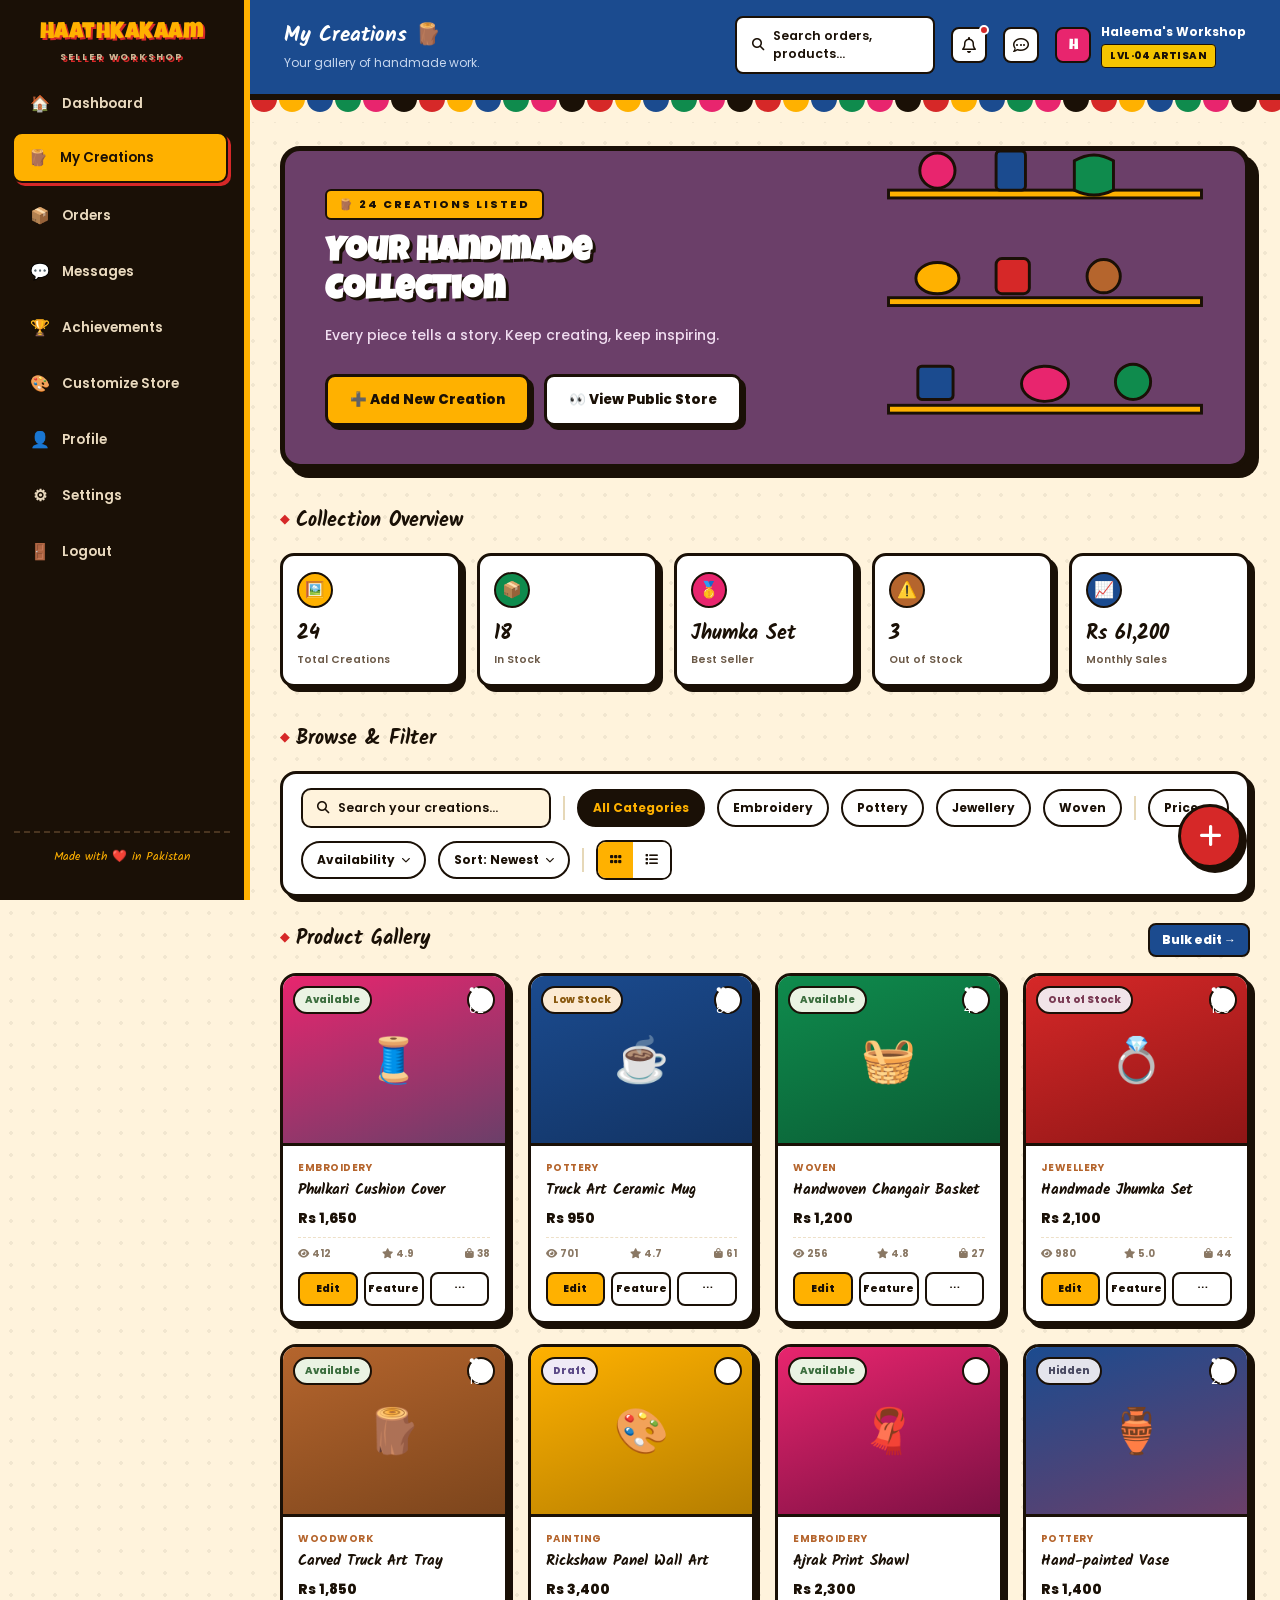
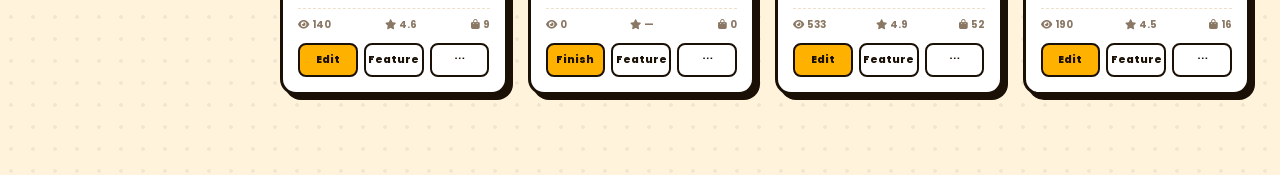
<file: my-creations.html>
<!doctype html>
<html lang="en">
<head>
<meta charset="UTF-8">
<meta name="viewport" content="width=device-width, initial-scale=1.0">
<title>HaathKaKaam — My Creations</title>

<link rel="preconnect" href="https://fonts.googleapis.com">
<link href="https://fonts.googleapis.com/css2?family=Luckiest+Guy&family=Kalam:wght@400;700&family=Poppins:wght@500;600;700;800&display=swap" rel="stylesheet">
<link rel="stylesheet" href="https://cdnjs.cloudflare.com/ajax/libs/font-awesome/6.5.2/css/all.min.css" />

<style>
:root{
  --display:'Luckiest Guy', cursive;
  --hand:'Kalam', cursive;
  --body:'Poppins', sans-serif;

  --rickshaw-red:#D62828;
  --cobalt:#1B4B8F;
  --mango:#FFB100;
  --parrot:#0F8B4D;
  --hotpink:#E8256E;
  --cream:#FFF3DC;
  --ink:#1A1006;
  --plate-yellow:#F5C400;
  --plum:#6B3F69;
  --clay:#B5652D;
}

*{box-sizing:border-box;}
body{
  margin:0;font-family:var(--body);color:var(--ink);
  background:
    radial-gradient(circle, rgba(26,16,6,0.06) 1.6px, transparent 1.6px) 0 0/22px 22px,
    var(--cream);
}
a{text-decoration:none;color:inherit;}
button{font-family:inherit;cursor:pointer;border:none;}

/* jhalar fringe */
.jhalar{display:flex;height:22px;overflow:hidden;}
.jhalar span{flex:0 0 26px;height:26px;border-radius:0 0 50% 50%;margin:0 1px;transform:translateY(-14px);}
.jhalar span:nth-child(6n+1){background:var(--rickshaw-red);}
.jhalar span:nth-child(6n+2){background:var(--mango);}
.jhalar span:nth-child(6n+3){background:var(--cobalt);}
.jhalar span:nth-child(6n+4){background:var(--parrot);}
.jhalar span:nth-child(6n+5){background:var(--hotpink);}
.jhalar span:nth-child(6n){background:var(--ink);}

/* shell */
.shell{display:grid;grid-template-columns:250px 1fr;min-height:100vh;}

/* sidebar */
.sidebar{
  background:var(--ink);color:#fff7e6;padding:0 0 20px;
  position:sticky;top:0;height:100vh;display:flex;flex-direction:column;
  border-right:6px solid var(--mango);
}
.sidebar-logo{font-family:var(--display);font-size:23px;color:var(--mango);text-align:center;padding:22px 10px 14px;letter-spacing:0.5px;text-shadow:2px 2px 0 var(--rickshaw-red);}
.sidebar-logo span{display:block;font-family:var(--body);font-size:9px;font-weight:700;letter-spacing:2px;color:#c9b896;margin-top:6px;text-transform:uppercase;}
.nav-group{list-style:none;margin:0;padding:0 14px;flex:1;}
.nav-item{margin-bottom:5px;}
.nav-link{display:flex;align-items:center;gap:12px;padding:11px 14px;border-radius:10px;font-size:13.5px;font-weight:600;color:#e9d9be;border:2px solid transparent;transition:all .2s ease;}
.nav-link .ico{font-size:16px;width:20px;text-align:center;}
.nav-link:hover{border-color:var(--mango);color:#fff;background:rgba(245,196,0,0.08);}
.nav-link.active{background:var(--mango);color:var(--ink);border-color:var(--ink);box-shadow:3px 3px 0 var(--rickshaw-red);transform:translate(-2px,-2px);}
.sidebar-foot{margin:16px 14px 0;padding:14px 10px;text-align:center;font-family:var(--hand);font-size:12px;color:var(--mango);border-top:2px dashed #4a3520;}

/* main */
.main{padding:0 30px 80px;max-width:1300px;}
.topbar-wrap{margin:0 -30px 0;}
.topbar{background:var(--cobalt);color:#fff;padding:16px 34px 20px;display:flex;align-items:center;justify-content:space-between;border-bottom:6px solid var(--ink);}
.greeting h1{font-family:var(--hand);font-weight:700;font-size:21px;margin:0;color:#fff;}
.greeting p{margin:2px 0 0;font-size:12px;color:#c7d7ef;}
.topbar-tools{display:flex;align-items:center;gap:16px;}
.search-pill{display:flex;align-items:center;gap:8px;background:#fff;color:var(--ink);border-radius:8px;padding:9px 15px;font-size:12.5px;font-weight:600;width:200px;border:2px solid var(--ink);}
.icon-btn{position:relative;width:36px;height:36px;border-radius:8px;background:#fff;border:2px solid var(--ink);display:flex;align-items:center;justify-content:center;color:var(--ink);transition:transform .2s ease;}
.icon-btn:hover{transform:translateY(-3px) rotate(-4deg);background:var(--mango);}
.icon-btn .dot{position:absolute;top:-4px;right:-4px;width:10px;height:10px;border-radius:50%;background:var(--rickshaw-red);border:2px solid #fff;}
.seller-chip{display:flex;align-items:center;gap:10px;}
.avatar{width:36px;height:36px;border-radius:8px;background:var(--hotpink);border:2px solid var(--ink);display:flex;align-items:center;justify-content:center;color:#fff;font-family:var(--display);font-size:15px;}
.plate{font-family:var(--body);font-weight:800;font-size:10px;letter-spacing:0.5px;background:var(--plate-yellow);color:var(--ink);padding:3px 8px;border-radius:4px;border:1.5px solid var(--ink);display:inline-block;margin-top:3px;}

/* hero */
.hero{
  position:relative;margin-top:24px;border-radius:20px;
  background:var(--plum);color:#fff;padding:38px 380px 38px 40px;
  border:5px solid var(--ink);box-shadow:9px 9px 0 var(--ink);overflow:hidden;
}
.hero-eyebrow{font-family:var(--body);font-weight:800;font-size:11px;letter-spacing:2px;text-transform:uppercase;background:var(--mango);color:var(--ink);display:inline-block;padding:5px 12px;border-radius:6px;margin-bottom:14px;border:2px solid var(--ink);}
.hero h2{font-family:var(--display);font-size:34px;line-height:1.15;margin:0 0 12px;max-width:440px;text-shadow:3px 3px 0 var(--ink);}
.hero p{font-size:14px;color:#f0ddf0;max-width:400px;line-height:1.7;margin:0 0 26px;font-weight:500;}
.hero-actions{display:flex;gap:14px;}
.btn{padding:13px 22px;border-radius:10px;font-weight:800;font-size:13.5px;display:inline-flex;align-items:center;gap:8px;border:3px solid var(--ink);transition:transform .15s ease, box-shadow .15s ease;}
.btn-primary{background:var(--mango);color:var(--ink);box-shadow:4px 4px 0 var(--ink);}
.btn-primary:hover{transform:translate(-2px,-2px);box-shadow:6px 6px 0 var(--ink);}
.btn-secondary{background:#fff;color:var(--ink);box-shadow:4px 4px 0 var(--ink);}
.btn-secondary:hover{transform:translate(-2px,-2px);box-shadow:6px 6px 0 var(--ink);}
.hero-shelf{position:absolute;right:0;top:0;bottom:0;width:400px;}
.hero-shelf svg{width:100%;height:100%;}

/* section head */
.section-head{display:flex;align-items:baseline;justify-content:space-between;margin:36px 0 16px;flex-wrap:wrap;gap:10px;}
.section-head h3{font-family:var(--hand);font-weight:700;font-size:20px;margin:0;color:var(--ink);position:relative;padding-left:16px;}
.section-head h3::before{content:"◆";position:absolute;left:0;color:var(--rickshaw-red);font-size:12px;top:5px;}
.section-head a{font-size:12px;font-weight:800;color:#fff;background:var(--cobalt);padding:6px 12px;border-radius:8px;border:2px solid var(--ink);}

/* collection overview */
.stat-row{display:grid;grid-template-columns:repeat(5,1fr);gap:16px;}
.stat-card{background:#fff;border-radius:14px;padding:16px 14px;border:3px solid var(--ink);box-shadow:5px 5px 0 var(--ink);transition:transform .2s ease, box-shadow .2s ease;}
.stat-card:hover{transform:translate(-3px,-3px) rotate(-1deg);box-shadow:8px 8px 0 var(--ink);}
.stat-card .badge{width:36px;height:36px;border-radius:50%;display:flex;align-items:center;justify-content:center;font-size:16px;margin-bottom:10px;border:2.5px solid var(--ink);}
.stat-card .val{font-family:var(--hand);font-weight:700;font-size:20px;}
.stat-card .lbl{font-size:10.5px;color:#6b5947;margin-top:2px;font-weight:600;}
.stat-card.c1 .badge{background:var(--mango);}
.stat-card.c2 .badge{background:var(--parrot);color:#fff;}
.stat-card.c3 .badge{background:var(--hotpink);color:#fff;}
.stat-card.c4 .badge{background:var(--clay);color:#fff;}
.stat-card.c5 .badge{background:var(--cobalt);color:#fff;}

/* filter bar */
.filter-bar{
  display:flex;align-items:center;gap:12px;flex-wrap:wrap;
  background:#fff;border:3px solid var(--ink);border-radius:16px;
  padding:14px 18px;box-shadow:5px 5px 0 var(--ink);margin-top:6px;
}
.filter-search{flex:1;min-width:200px;display:flex;align-items:center;gap:8px;background:var(--cream);border:2px solid var(--ink);border-radius:10px;padding:9px 14px;font-size:12.5px;font-weight:600;}
.chip{
  font-size:12px;font-weight:700;padding:8px 14px;border-radius:999px;
  border:2px solid var(--ink);background:#fff;color:var(--ink);
  display:inline-flex;align-items:center;gap:6px;
  transition:all .2s ease;
}
.chip:hover{background:var(--cream);}
.chip.active{background:var(--ink);color:var(--mango);}
.filter-sep{width:2px;height:24px;background:#e6d8b8;}
.view-toggle{display:flex;border:2px solid var(--ink);border-radius:10px;overflow:hidden;}
.view-toggle button{padding:8px 12px;background:#fff;color:var(--ink);font-size:13px;}
.view-toggle button.active{background:var(--mango);}

/* gallery */
.gallery{display:grid;grid-template-columns:repeat(4,1fr);gap:20px;}
.g-card{
  background:#fff;border-radius:16px;overflow:hidden;position:relative;
  border:3px solid var(--ink);box-shadow:5px 5px 0 var(--ink);
  transition:transform .2s ease, box-shadow .2s ease;
}
.g-card:hover{transform:translate(-4px,-4px);box-shadow:9px 9px 0 var(--ink);}
.g-card:hover .quick-actions{transform:translateY(0);opacity:1;}
.g-card:hover .g-frame::after{opacity:1;}
.g-thumb{height:170px;position:relative;display:flex;align-items:center;justify-content:center;font-size:44px;color:#fff;border-bottom:3px solid var(--ink);overflow:hidden;}
.g-card:nth-child(1) .g-thumb{background:linear-gradient(160deg, var(--hotpink), var(--plum));}
.g-card:nth-child(2) .g-thumb{background:linear-gradient(160deg, var(--cobalt), #123363);}
.g-card:nth-child(3) .g-thumb{background:linear-gradient(160deg, var(--parrot), #0a5c34);}
.g-card:nth-child(4) .g-thumb{background:linear-gradient(160deg, var(--rickshaw-red), #8f1616);}
.g-card:nth-child(5) .g-thumb{background:linear-gradient(160deg, var(--clay), #7c451c);}
.g-card:nth-child(6) .g-thumb{background:linear-gradient(160deg, var(--mango), #b57e00);}
.g-card:nth-child(7) .g-thumb{background:linear-gradient(160deg, var(--hotpink), #7c1043);}
.g-card:nth-child(8) .g-thumb{background:linear-gradient(160deg, var(--cobalt), var(--plum));}

.g-frame::after{
  content:"";position:absolute;inset:6px;border:2px dashed rgba(255,255,255,0.55);
  border-radius:8px;pointer-events:none;opacity:0;transition:opacity .3s ease;
}
.status-tag{
  position:absolute;top:10px;left:10px;font-size:10px;font-weight:800;
  padding:4px 10px;border-radius:999px;border:2px solid var(--ink);
  background:#fff;color:var(--ink);
}
.status-available{background:#EAF3E3;color:#3C6E3F;}
.status-low{background:#FCEAD3;color:#8A5A11;}
.status-out{background:#F1E4E9;color:#7A3B54;}
.status-hidden{background:#E4E4EC;color:#4B4B63;}
.status-draft{background:#EFEAF6;color:#5C4A87;}
.fav-tag{position:absolute;top:10px;right:10px;width:28px;height:28px;border-radius:50%;background:#fff;border:2px solid var(--ink);display:flex;align-items:center;justify-content:center;font-size:12px;}

.quick-actions{
  position:absolute;bottom:170px;left:0;right:0;display:flex;justify-content:center;gap:6px;
  transform:translateY(10px);opacity:0;transition:all .25s ease;padding-bottom:8px;
}
.quick-actions button{
  width:30px;height:30px;border-radius:8px;background:#fff;border:2px solid var(--ink);
  font-size:11px;display:flex;align-items:center;justify-content:center;
}
.quick-actions button:hover{background:var(--mango);}

.g-body{padding:14px 15px 15px;}
.g-cat{font-size:10px;font-weight:700;color:var(--clay);text-transform:uppercase;letter-spacing:0.5px;margin-bottom:3px;}
.g-body h5{font-family:var(--hand);font-size:14.5px;margin:0 0 6px;}
.g-price{font-weight:800;font-size:14px;color:var(--ink);margin-bottom:8px;}
.g-metrics{display:flex;justify-content:space-between;font-size:10px;color:#8a7864;font-weight:700;margin-bottom:10px;border-top:1.5px dashed #eee0c8;padding-top:8px;}
.g-metrics span i{margin-right:3px;}
.g-actions{display:flex;gap:6px;}
.g-actions button{flex:1;padding:7px 0;border-radius:8px;font-size:10.5px;font-weight:800;border:2px solid var(--ink);}
.ga-edit{background:var(--mango);color:var(--ink);}
.ga-feature{background:#fff;color:var(--ink);}
.ga-feature:hover{background:var(--cream);}
.ga-more{width:32px;flex:none;background:#fff;color:var(--ink);}

/* floating add button */
.fab{
  position:fixed;bottom:32px;right:38px;
  width:64px;height:64px;border-radius:50%;
  background:var(--rickshaw-red);color:#fff;
  display:flex;align-items:center;justify-content:center;font-size:26px;
  border:3px solid var(--ink);box-shadow:5px 5px 0 var(--ink);
  transition:all .2s ease;
}
.fab:hover{transform:translate(-3px,-3px) rotate(8deg);box-shadow:8px 8px 0 var(--ink);background:var(--mango);color:var(--ink);}

@media(max-width:1100px){
  .shell{grid-template-columns:1fr;}
  .sidebar{display:none;}
  .stat-row{grid-template-columns:repeat(2,1fr);}
  .gallery{grid-template-columns:repeat(2,1fr);}
  .hero{padding:38px;}
  .hero-shelf{display:none;}
}
@media(max-width:600px){
  .gallery{grid-template-columns:1fr;}
}
</style>
</head>
<body>

<div class="shell">
  <aside class="sidebar">
    <div class="sidebar-logo">HaathKaKaam<span>Seller Workshop</span></div>
    <ul class="nav-group">
      <li class="nav-item"><a class="nav-link" href="#"><span class="ico">🏠</span>Dashboard</a></li>
      <li class="nav-item"><a class="nav-link active" href="#"><span class="ico">🪵</span>My Creations</a></li>
      <li class="nav-item"><a class="nav-link" href="#"><span class="ico">📦</span>Orders</a></li>
      <li class="nav-item"><a class="nav-link" href="#"><span class="ico">💬</span>Messages</a></li>
      <li class="nav-item"><a class="nav-link" href="#"><span class="ico">🏆</span>Achievements</a></li>
      <li class="nav-item"><a class="nav-link" href="#"><span class="ico">🎨</span>Customize Store</a></li>
      <li class="nav-item"><a class="nav-link" href="#"><span class="ico">👤</span>Profile</a></li>
      <li class="nav-item"><a class="nav-link" href="#"><span class="ico">⚙</span>Settings</a></li>
      <li class="nav-item"><a class="nav-link" href="#"><span class="ico">🚪</span>Logout</a></li>
    </ul>
    <div class="sidebar-foot">Made with ❤️ in Pakistan</div>
  </aside>

  <main class="main">
    <div class="topbar-wrap">
      <div class="topbar">
        <div class="greeting">
          <h1>My Creations 🪵</h1>
          <p>Your gallery of handmade work.</p>
        </div>
        <div class="topbar-tools">
          <div class="search-pill"><i class="fa-solid fa-magnifying-glass"></i> Search orders, products…</div>
          <div class="icon-btn"><i class="fa-regular fa-bell"></i><span class="dot"></span></div>
          <div class="icon-btn"><i class="fa-regular fa-comment-dots"></i></div>
          <div class="seller-chip">
            <div class="avatar">H</div>
            <div><div style="font-size:12px;font-weight:700;">Haleema's Workshop</div><span class="plate">LVL·04 ARTISAN</span></div>
          </div>
        </div>
      </div>
      <div style="background:var(--cream);"><div class="jhalar" id="jhalarTop"></div></div>
    </div>

    <!-- hero -->
    <section class="hero">
      <div class="hero-shelf">
        <svg viewBox="0 0 400 320" xmlns="http://www.w3.org/2000/svg">
          <g stroke="#1A1006" stroke-width="3">
            <rect x="40" y="40" width="320" height="8" fill="#FFB100"/>
            <rect x="40" y="150" width="320" height="8" fill="#FFB100"/>
            <rect x="40" y="260" width="320" height="8" fill="#FFB100"/>
            <circle cx="90" cy="20" r="18" fill="#E8256E"/>
            <rect x="150" y="0" width="30" height="40" rx="4" fill="#1B4B8F"/>
            <path d="M230 10 q20 -12 40 0 l0 30 q-20 10 -40 0 Z" fill="#0F8B4D"/>
            <ellipse cx="90" cy="130" rx="22" ry="16" fill="#FFB100"/>
            <rect x="150" y="110" width="34" height="36" rx="6" fill="#D62828"/>
            <circle cx="260" cy="128" r="17" fill="#B5652D"/>
            <rect x="70" y="220" width="36" height="34" rx="4" fill="#1B4B8F"/>
            <ellipse cx="200" cy="238" rx="24" ry="18" fill="#E8256E"/>
            <circle cx="290" cy="236" r="18" fill="#0F8B4D"/>
          </g>
        </svg>
      </div>
      <div class="hero-eyebrow">🪵 24 Creations Listed</div>
      <h2>Your Handmade Collection</h2>
      <p>Every piece tells a story. Keep creating, keep inspiring.</p>
      <div class="hero-actions">
        <a class="btn btn-primary" href="#">➕ Add New Creation</a>
        <a class="btn btn-secondary" href="#">👀 View Public Store</a>
      </div>
    </section>

    <!-- collection overview -->
    <div class="section-head"><h3>Collection Overview</h3></div>
    <div class="stat-row">
      <div class="stat-card c1"><div class="badge">🖼️</div><div class="val">24</div><div class="lbl">Total Creations</div></div>
      <div class="stat-card c2"><div class="badge">📦</div><div class="val">18</div><div class="lbl">In Stock</div></div>
      <div class="stat-card c3"><div class="badge">🥇</div><div class="val">Jhumka Set</div><div class="lbl">Best Seller</div></div>
      <div class="stat-card c4"><div class="badge">⚠️</div><div class="val">3</div><div class="lbl">Out of Stock</div></div>
      <div class="stat-card c5"><div class="badge">📈</div><div class="val">Rs 61,200</div><div class="lbl">Monthly Sales</div></div>
    </div>

    <!-- filters -->
    <div class="section-head"><h3>Browse & Filter</h3></div>
    <div class="filter-bar">
      <div class="filter-search"><i class="fa-solid fa-magnifying-glass"></i> Search your creations…</div>
      <div class="filter-sep"></div>
      <div class="chip active">All Categories</div>
      <div class="chip">Embroidery</div>
      <div class="chip">Pottery</div>
      <div class="chip">Jewellery</div>
      <div class="chip">Woven</div>
      <div class="filter-sep"></div>
      <div class="chip">Price <i class="fa-solid fa-chevron-down" style="font-size:9px;"></i></div>
      <div class="chip">Availability <i class="fa-solid fa-chevron-down" style="font-size:9px;"></i></div>
      <div class="chip">Sort: Newest <i class="fa-solid fa-chevron-down" style="font-size:9px;"></i></div>
      <div class="filter-sep"></div>
      <div class="view-toggle">
        <button class="active"><i class="fa-solid fa-grip"></i></button>
        <button><i class="fa-solid fa-list"></i></button>
      </div>
    </div>

    <!-- gallery -->
    <div class="section-head" style="margin-top:26px;"><h3>Product Gallery</h3><a href="#">Bulk edit →</a></div>
    <div class="gallery">

      <div class="g-card g-frame">
        <div class="g-thumb">🧵<span class="status-tag status-available">Available</span><span class="fav-tag">❤ 62</span></div>
        <div class="quick-actions">
          <button title="Edit"><i class="fa-solid fa-pen"></i></button>
          <button title="Duplicate"><i class="fa-regular fa-copy"></i></button>
          <button title="Feature"><i class="fa-solid fa-star"></i></button>
          <button title="Archive"><i class="fa-solid fa-box-archive"></i></button>
          <button title="Delete"><i class="fa-solid fa-trash"></i></button>
        </div>
        <div class="g-body">
          <div class="g-cat">Embroidery</div>
          <h5>Phulkari Cushion Cover</h5>
          <div class="g-price">Rs 1,650</div>
          <div class="g-metrics"><span><i class="fa-solid fa-eye"></i>412</span><span><i class="fa-solid fa-star"></i>4.9</span><span><i class="fa-solid fa-bag-shopping"></i>38</span></div>
          <div class="g-actions"><button class="ga-edit">Edit</button><button class="ga-feature">Feature</button><button class="ga-more">⋯</button></div>
        </div>
      </div>

      <div class="g-card g-frame">
        <div class="g-thumb">☕<span class="status-tag status-low">Low Stock</span><span class="fav-tag">❤ 88</span></div>
        <div class="quick-actions">
          <button><i class="fa-solid fa-pen"></i></button>
          <button><i class="fa-regular fa-copy"></i></button>
          <button><i class="fa-solid fa-star"></i></button>
          <button><i class="fa-solid fa-box-archive"></i></button>
          <button><i class="fa-solid fa-trash"></i></button>
        </div>
        <div class="g-body">
          <div class="g-cat">Pottery</div>
          <h5>Truck Art Ceramic Mug</h5>
          <div class="g-price">Rs 950</div>
          <div class="g-metrics"><span><i class="fa-solid fa-eye"></i>701</span><span><i class="fa-solid fa-star"></i>4.7</span><span><i class="fa-solid fa-bag-shopping"></i>61</span></div>
          <div class="g-actions"><button class="ga-edit">Edit</button><button class="ga-feature">Feature</button><button class="ga-more">⋯</button></div>
        </div>
      </div>

      <div class="g-card g-frame">
        <div class="g-thumb">🧺<span class="status-tag status-available">Available</span><span class="fav-tag">❤ 45</span></div>
        <div class="quick-actions">
          <button><i class="fa-solid fa-pen"></i></button>
          <button><i class="fa-regular fa-copy"></i></button>
          <button><i class="fa-solid fa-star"></i></button>
          <button><i class="fa-solid fa-box-archive"></i></button>
          <button><i class="fa-solid fa-trash"></i></button>
        </div>
        <div class="g-body">
          <div class="g-cat">Woven</div>
          <h5>Handwoven Changair Basket</h5>
          <div class="g-price">Rs 1,200</div>
          <div class="g-metrics"><span><i class="fa-solid fa-eye"></i>256</span><span><i class="fa-solid fa-star"></i>4.8</span><span><i class="fa-solid fa-bag-shopping"></i>27</span></div>
          <div class="g-actions"><button class="ga-edit">Edit</button><button class="ga-feature">Feature</button><button class="ga-more">⋯</button></div>
        </div>
      </div>

      <div class="g-card g-frame">
        <div class="g-thumb">💍<span class="status-tag status-out">Out of Stock</span><span class="fav-tag">❤ 130</span></div>
        <div class="quick-actions">
          <button><i class="fa-solid fa-pen"></i></button>
          <button><i class="fa-regular fa-copy"></i></button>
          <button><i class="fa-solid fa-star"></i></button>
          <button><i class="fa-solid fa-box-archive"></i></button>
          <button><i class="fa-solid fa-trash"></i></button>
        </div>
        <div class="g-body">
          <div class="g-cat">Jewellery</div>
          <h5>Handmade Jhumka Set</h5>
          <div class="g-price">Rs 2,100</div>
          <div class="g-metrics"><span><i class="fa-solid fa-eye"></i>980</span><span><i class="fa-solid fa-star"></i>5.0</span><span><i class="fa-solid fa-bag-shopping"></i>44</span></div>
          <div class="g-actions"><button class="ga-edit">Edit</button><button class="ga-feature">Feature</button><button class="ga-more">⋯</button></div>
        </div>
      </div>

      <div class="g-card g-frame">
        <div class="g-thumb">🪵<span class="status-tag status-available">Available</span><span class="fav-tag">❤ 19</span></div>
        <div class="quick-actions">
          <button><i class="fa-solid fa-pen"></i></button>
          <button><i class="fa-regular fa-copy"></i></button>
          <button><i class="fa-solid fa-star"></i></button>
          <button><i class="fa-solid fa-box-archive"></i></button>
          <button><i class="fa-solid fa-trash"></i></button>
        </div>
        <div class="g-body">
          <div class="g-cat">Woodwork</div>
          <h5>Carved Truck Art Tray</h5>
          <div class="g-price">Rs 1,850</div>
          <div class="g-metrics"><span><i class="fa-solid fa-eye"></i>140</span><span><i class="fa-solid fa-star"></i>4.6</span><span><i class="fa-solid fa-bag-shopping"></i>9</span></div>
          <div class="g-actions"><button class="ga-edit">Edit</button><button class="ga-feature">Feature</button><button class="ga-more">⋯</button></div>
        </div>
      </div>

      <div class="g-card g-frame">
        <div class="g-thumb">🎨<span class="status-tag status-draft">Draft</span><span class="fav-tag">❤ 0</span></div>
        <div class="quick-actions">
          <button><i class="fa-solid fa-pen"></i></button>
          <button><i class="fa-regular fa-copy"></i></button>
          <button><i class="fa-solid fa-star"></i></button>
          <button><i class="fa-solid fa-box-archive"></i></button>
          <button><i class="fa-solid fa-trash"></i></button>
        </div>
        <div class="g-body">
          <div class="g-cat">Painting</div>
          <h5>Rickshaw Panel Wall Art</h5>
          <div class="g-price">Rs 3,400</div>
          <div class="g-metrics"><span><i class="fa-solid fa-eye"></i>0</span><span><i class="fa-solid fa-star"></i>—</span><span><i class="fa-solid fa-bag-shopping"></i>0</span></div>
          <div class="g-actions"><button class="ga-edit">Finish</button><button class="ga-feature">Feature</button><button class="ga-more">⋯</button></div>
        </div>
      </div>

      <div class="g-card g-frame">
        <div class="g-thumb">🧣<span class="status-tag status-available">Available</span><span class="fav-tag">❤ 71</span></div>
        <div class="quick-actions">
          <button><i class="fa-solid fa-pen"></i></button>
          <button><i class="fa-regular fa-copy"></i></button>
          <button><i class="fa-solid fa-star"></i></button>
          <button><i class="fa-solid fa-box-archive"></i></button>
          <button><i class="fa-solid fa-trash"></i></button>
        </div>
        <div class="g-body">
          <div class="g-cat">Embroidery</div>
          <h5>Ajrak Print Shawl</h5>
          <div class="g-price">Rs 2,300</div>
          <div class="g-metrics"><span><i class="fa-solid fa-eye"></i>533</span><span><i class="fa-solid fa-star"></i>4.9</span><span><i class="fa-solid fa-bag-shopping"></i>52</span></div>
          <div class="g-actions"><button class="ga-edit">Edit</button><button class="ga-feature">Feature</button><button class="ga-more">⋯</button></div>
        </div>
      </div>

      <div class="g-card g-frame">
        <div class="g-thumb">🏺<span class="status-tag status-hidden">Hidden</span><span class="fav-tag">❤ 27</span></div>
        <div class="quick-actions">
          <button><i class="fa-solid fa-pen"></i></button>
          <button><i class="fa-regular fa-copy"></i></button>
          <button><i class="fa-solid fa-star"></i></button>
          <button><i class="fa-solid fa-box-archive"></i></button>
          <button><i class="fa-solid fa-trash"></i></button>
        </div>
        <div class="g-body">
          <div class="g-cat">Pottery</div>
          <h5>Hand-painted Vase</h5>
          <div class="g-price">Rs 1,400</div>
          <div class="g-metrics"><span><i class="fa-solid fa-eye"></i>190</span><span><i class="fa-solid fa-star"></i>4.5</span><span><i class="fa-solid fa-bag-shopping"></i>16</span></div>
          <div class="g-actions"><button class="ga-edit">Edit</button><button class="ga-feature">Feature</button><button class="ga-more">⋯</button></div>
        </div>
      </div>

    </div>

  </main>
</div>

<button class="fab" title="Add Creation"><i class="fa-solid fa-plus"></i></button>

<script>
  const jh = document.getElementById('jhalarTop');
  for(let i=0;i<60;i++){ jh.innerHTML += '<span></span>'; }
</script>

</body>
</html>
</file>
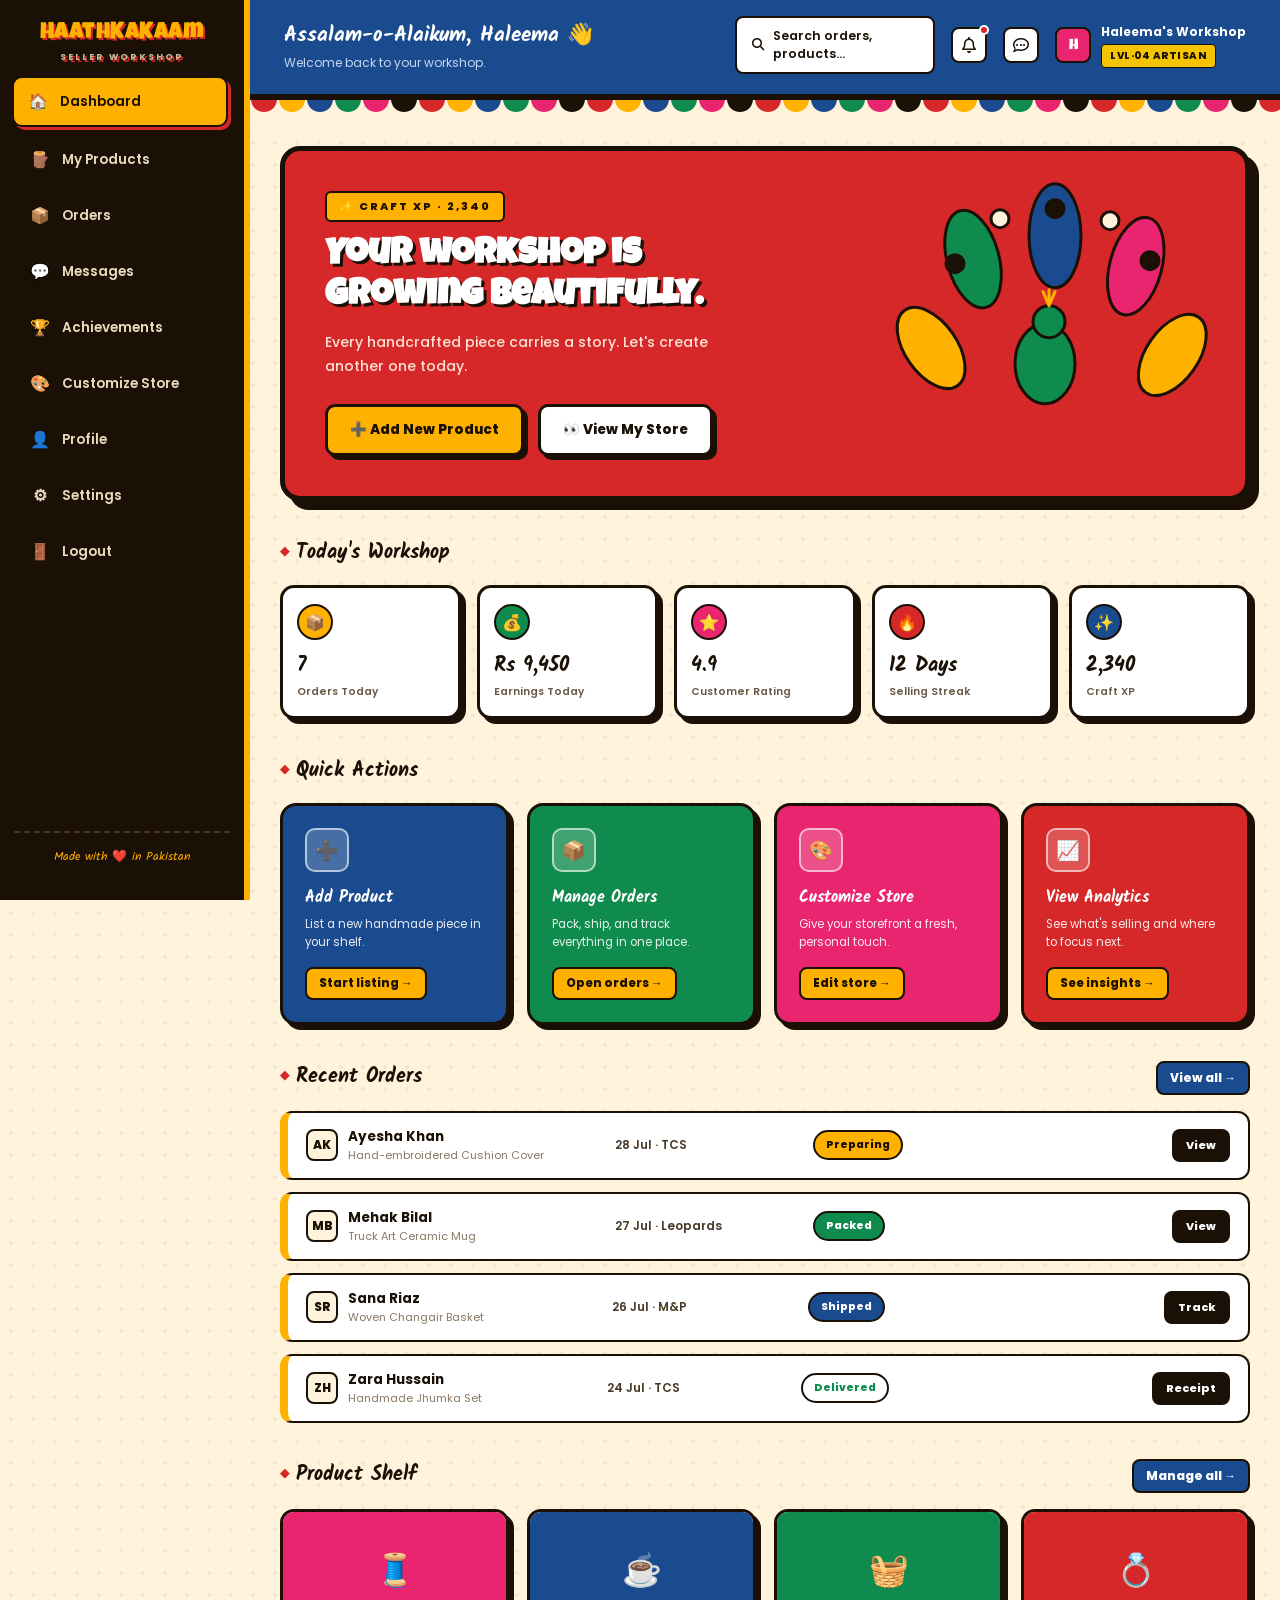
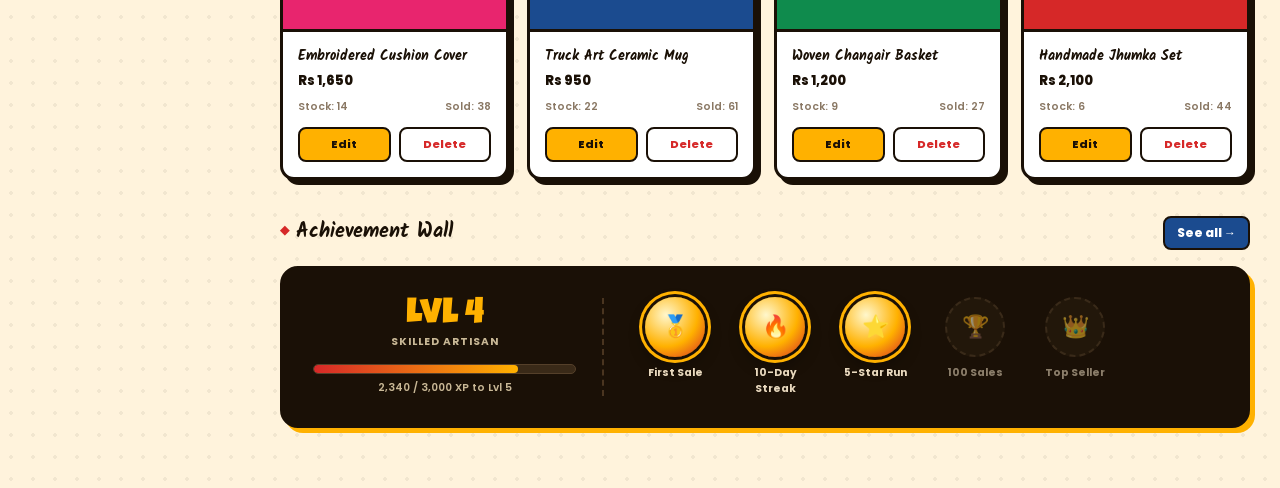
<file: seller-dashboard.html>
<!doctype html>
<html lang="en">
<head>
<meta charset="UTF-8">
<meta name="viewport" content="width=device-width, initial-scale=1.0">
<title>HaathKaKaam — Seller Workshop</title>

<link rel="preconnect" href="https://fonts.googleapis.com">
<link href="https://fonts.googleapis.com/css2?family=Luckiest+Guy&family=Kalam:wght@400;700&family=Poppins:wght@500;600;700;800&display=swap" rel="stylesheet">
<link rel="stylesheet" href="https://cdnjs.cloudflare.com/ajax/libs/font-awesome/6.5.2/css/all.min.css" />

<style>
:root{
  --display:'Luckiest Guy', cursive;
  --hand:'Kalam', cursive;
  --body:'Poppins', sans-serif;

  --rickshaw-red:#D62828;
  --cobalt:#1B4B8F;
  --mango:#FFB100;
  --parrot:#0F8B4D;
  --hotpink:#E8256E;
  --cream:#FFF3DC;
  --ink:#1A1006;
  --plate-yellow:#F5C400;
}

*{box-sizing:border-box;}
body{
  margin:0;
  font-family:var(--body);
  color:var(--ink);
  background:
    radial-gradient(circle, rgba(26,16,6,0.06) 1.6px, transparent 1.6px) 0 0/22px 22px,
    var(--cream);
}
a{text-decoration:none;color:inherit;}
button{font-family:inherit;cursor:pointer;border:none;}

/* ============ jhalar / tassel fringe — the signature element ============ */
.jhalar{
  display:flex;
  height:22px;
  overflow:hidden;
}
.jhalar span{
  flex:0 0 26px;
  height:26px;
  border-radius:0 0 50% 50%;
  margin:0 1px;
  transform:translateY(-14px);
}
.jhalar span:nth-child(6n+1){background:var(--rickshaw-red);}
.jhalar span:nth-child(6n+2){background:var(--mango);}
.jhalar span:nth-child(6n+3){background:var(--cobalt);}
.jhalar span:nth-child(6n+4){background:var(--parrot);}
.jhalar span:nth-child(6n+5){background:var(--hotpink);}
.jhalar span:nth-child(6n){background:var(--ink);}

/* ============ shell ============ */
.shell{display:grid;grid-template-columns:250px 1fr;min-height:100vh;}

/* ============ sidebar — painted truck panel ============ */
.sidebar{
  background:var(--ink);
  color:#fff7e6;
  padding:0 0 20px;
  position:sticky;top:0;height:100vh;
  display:flex;flex-direction:column;
  border-right:6px solid var(--mango);
}
.sidebar-logo{
  font-family:var(--display);
  font-size:23px;color:var(--mango);
  text-align:center;
  padding:22px 10px 14px;
  letter-spacing:0.5px;
  text-shadow:2px 2px 0 var(--rickshaw-red);
}
.sidebar-logo span{display:block;font-family:var(--body);font-size:9px;font-weight:700;letter-spacing:2px;color:#c9b896;margin-top:6px;text-transform:uppercase;}

.nav-group{list-style:none;margin:0;padding:0 14px;flex:1;}
.nav-item{margin-bottom:5px;}
.nav-link{
  display:flex;align-items:center;gap:12px;
  padding:11px 14px;border-radius:10px;
  font-size:13.5px;font-weight:600;color:#e9d9be;
  border:2px solid transparent;
  transition:all .2s ease;
}
.nav-link .ico{font-size:16px;width:20px;text-align:center;}
.nav-link:hover{border-color:var(--mango);color:#fff;background:rgba(245,196,0,0.08);}
.nav-link.active{
  background:var(--mango);color:var(--ink);
  border-color:var(--ink);
  box-shadow:3px 3px 0 var(--rickshaw-red);
  transform:translate(-2px,-2px);
}
.sidebar-foot{
  margin:16px 14px 0;padding:14px 10px;text-align:center;
  font-family:var(--hand);font-size:12px;color:var(--mango);
  border-top:2px dashed #4a3520;
}

/* ============ main ============ */
.main{padding:0 30px 60px;max-width:1300px;}

/* topbar — rickshaw dashboard strip */
.topbar-wrap{margin:0 -30px 0;}
.topbar{
  background:var(--cobalt);
  color:#fff;
  padding:16px 34px 20px;
  display:flex;align-items:center;justify-content:space-between;
  border-bottom:6px solid var(--ink);
}
.greeting h1{font-family:var(--hand);font-weight:700;font-size:21px;margin:0;color:#fff;}
.greeting p{margin:2px 0 0;font-size:12px;color:#c7d7ef;}
.topbar-tools{display:flex;align-items:center;gap:16px;}
.search-pill{
  display:flex;align-items:center;gap:8px;
  background:#fff;color:var(--ink);
  border-radius:8px;padding:9px 15px;font-size:12.5px;font-weight:600;width:200px;
  border:2px solid var(--ink);
}
.icon-btn{
  position:relative;width:36px;height:36px;border-radius:8px;
  background:#fff;border:2px solid var(--ink);
  display:flex;align-items:center;justify-content:center;color:var(--ink);
  transition:transform .2s ease;
}
.icon-btn:hover{transform:translateY(-3px) rotate(-4deg);background:var(--mango);}
.icon-btn .dot{position:absolute;top:-4px;right:-4px;width:10px;height:10px;border-radius:50%;background:var(--rickshaw-red);border:2px solid #fff;}
.seller-chip{display:flex;align-items:center;gap:10px;}
.avatar{
  width:36px;height:36px;border-radius:8px;
  background:var(--hotpink);border:2px solid var(--ink);
  display:flex;align-items:center;justify-content:center;color:#fff;font-family:var(--display);font-size:15px;
}
/* number-plate badge */
.plate{
  font-family:var(--body);font-weight:800;font-size:10px;letter-spacing:0.5px;
  background:var(--plate-yellow);color:var(--ink);
  padding:3px 8px;border-radius:4px;
  border:1.5px solid var(--ink);
  display:inline-block;margin-top:3px;
}
.jhalar-under-top{background:var(--cream);}

/* hero — rickshaw meter panel */
.hero{
  position:relative;
  margin-top:24px;
  border-radius:20px;
  background:var(--rickshaw-red);
  color:#fff;
  padding:40px 380px 40px 40px;
  border:5px solid var(--ink);
  box-shadow:9px 9px 0 var(--ink);
  overflow:hidden;
}
.hero-eyebrow{
  font-family:var(--body);font-weight:800;font-size:11px;letter-spacing:2px;text-transform:uppercase;
  background:var(--mango);color:var(--ink);display:inline-block;
  padding:5px 12px;border-radius:6px;margin-bottom:14px;border:2px solid var(--ink);
}
.hero h2{font-family:var(--display);font-size:36px;line-height:1.15;margin:0 0 12px;max-width:440px;text-shadow:3px 3px 0 var(--ink);}
.hero p{font-size:14px;color:#ffe4d6;max-width:400px;line-height:1.7;margin:0 0 26px;font-weight:500;}
.hero-actions{display:flex;gap:14px;}
.btn{
  padding:13px 22px;border-radius:10px;font-weight:800;font-size:13.5px;
  display:inline-flex;align-items:center;gap:8px;
  border:3px solid var(--ink);
  transition:transform .15s ease, box-shadow .15s ease;
}
.btn-primary{background:var(--mango);color:var(--ink);box-shadow:4px 4px 0 var(--ink);}
.btn-primary:hover{transform:translate(-2px,-2px);box-shadow:6px 6px 0 var(--ink);}
.btn-secondary{background:#fff;color:var(--ink);box-shadow:4px 4px 0 var(--ink);}
.btn-secondary:hover{transform:translate(-2px,-2px);box-shadow:6px 6px 0 var(--ink);}

/* peacock / mor motif — truck art signature graphic in hero */
.hero-mor{position:absolute;right:0;top:0;bottom:0;width:400px;}
.hero-mor svg{width:100%;height:100%;}

/* section head */
.section-head{display:flex;align-items:baseline;justify-content:space-between;margin:36px 0 16px;}
.section-head h3{
  font-family:var(--hand);font-weight:700;font-size:20px;margin:0;color:var(--ink);
  position:relative;padding-left:16px;
}
.section-head h3::before{content:"◆";position:absolute;left:0;color:var(--rickshaw-red);font-size:12px;top:5px;}
.section-head a{font-size:12px;font-weight:800;color:#fff;background:var(--cobalt);padding:6px 12px;border-radius:8px;border:2px solid var(--ink);}
.section-head a:hover{background:var(--parrot);}

/* stat cards — enamel dial plaques */
.stat-row{display:grid;grid-template-columns:repeat(5,1fr);gap:16px;}
.stat-card{
  background:#fff;border-radius:14px;padding:16px 14px;
  border:3px solid var(--ink);
  box-shadow:5px 5px 0 var(--ink);
  transition:transform .2s ease, box-shadow .2s ease;
}
.stat-card:hover{transform:translate(-3px,-3px) rotate(-1deg);box-shadow:8px 8px 0 var(--ink);}
.stat-card .badge{
  width:36px;height:36px;border-radius:50%;
  display:flex;align-items:center;justify-content:center;font-size:16px;margin-bottom:10px;
  border:2.5px solid var(--ink);
}
.stat-card .val{font-family:var(--hand);font-weight:700;font-size:20px;}
.stat-card .lbl{font-size:10.5px;color:#6b5947;margin-top:2px;font-weight:600;}
.stat-card.c1 .badge{background:var(--mango);}
.stat-card.c2 .badge{background:var(--parrot);color:#fff;}
.stat-card.c3 .badge{background:var(--hotpink);color:#fff;}
.stat-card.c4 .badge{background:var(--rickshaw-red);color:#fff;}
.stat-card.c5 .badge{background:var(--cobalt);color:#fff;}

/* quick actions — workstation tiles */
.action-row{display:grid;grid-template-columns:repeat(4,1fr);gap:18px;}
.action-card{
  border-radius:16px;padding:22px;
  border:3px solid var(--ink);
  box-shadow:5px 5px 0 var(--ink);
  transition:transform .2s ease, box-shadow .2s ease;
  color:#fff;
}
.action-card:nth-child(1){background:var(--cobalt);}
.action-card:nth-child(2){background:var(--parrot);}
.action-card:nth-child(3){background:var(--hotpink);}
.action-card:nth-child(4){background:var(--rickshaw-red);}
.action-card:hover{transform:translate(-3px,-3px) rotate(0.6deg);box-shadow:8px 8px 0 var(--ink);}
.action-card .a-icon{
  width:44px;height:44px;border-radius:10px;
  display:flex;align-items:center;justify-content:center;font-size:19px;margin-bottom:14px;
  background:rgba(255,255,255,0.2);border:2px solid rgba(255,255,255,0.6);
}
.action-card h4{font-family:var(--hand);font-size:15.5px;margin:0 0 6px;}
.action-card p{font-size:11.5px;opacity:0.9;margin:0 0 16px;line-height:1.5;}
.action-card .btn-mini{font-size:11.5px;font-weight:800;color:var(--ink);background:var(--mango);padding:6px 12px;border-radius:8px;display:inline-flex;align-items:center;gap:6px;border:2px solid var(--ink);}

/* recent orders — hanging luggage-tag cards */
.order-list{display:flex;flex-direction:column;gap:12px;}
.order-card{
  background:#fff;border-radius:12px;padding:14px 18px;
  display:grid;grid-template-columns:1.6fr 1fr 0.9fr 0.9fr auto;
  align-items:center;gap:14px;
  border:2.5px solid var(--ink);
  border-left:8px solid var(--mango);
}
.order-card:hover{border-left-color:var(--rickshaw-red);}
.o-cust{display:flex;align-items:center;gap:10px;}
.o-cust .initial{
  width:32px;height:32px;border-radius:8px;background:var(--cream);
  display:flex;align-items:center;justify-content:center;font-size:12px;font-weight:800;color:var(--ink);
  border:2px solid var(--ink);
}
.o-cust .name{font-size:13.5px;font-weight:700;}
.o-cust .product{font-size:11px;color:#8a7864;}
.o-meta{font-size:12px;color:#4a3a28;font-weight:600;}
.status-pill{font-size:10.5px;font-weight:800;padding:5px 11px;border-radius:999px;text-align:center;width:fit-content;border:2px solid var(--ink);}
.status-preparing{background:var(--mango);color:var(--ink);}
.status-packed{background:var(--parrot);color:#fff;}
.status-shipped{background:var(--cobalt);color:#fff;}
.status-delivered{background:#fff;color:var(--parrot);}
.order-btn{font-size:11px;font-weight:800;color:#fff;background:var(--ink);border-radius:8px;padding:8px 14px;}
.order-btn:hover{background:var(--rickshaw-red);}

/* product shelf — hanging price-tag cards */
.shelf-row{display:grid;grid-template-columns:repeat(4,1fr);gap:18px;}
.p-card{
  background:#fff;border-radius:14px;overflow:hidden;
  border:3px solid var(--ink);
  box-shadow:5px 5px 0 var(--ink);
  transition:transform .2s ease, box-shadow .2s ease;
}
.p-card:hover{transform:translate(-3px,-3px);box-shadow:8px 8px 0 var(--ink);}
.p-thumb{height:120px;display:flex;align-items:center;justify-content:center;font-size:32px;color:#fff;border-bottom:3px solid var(--ink);}
.p-card:nth-child(1) .p-thumb{background:var(--hotpink);}
.p-card:nth-child(2) .p-thumb{background:var(--cobalt);}
.p-card:nth-child(3) .p-thumb{background:var(--parrot);}
.p-card:nth-child(4) .p-thumb{background:var(--rickshaw-red);}
.p-body{padding:14px 15px 15px;}
.p-body h5{font-family:var(--hand);font-size:13.5px;margin:0 0 4px;}
.p-price{font-weight:800;font-size:13px;color:var(--ink);margin-bottom:8px;font-family:var(--body);}
.p-sub{display:flex;justify-content:space-between;font-size:10.5px;color:#8a7864;margin-bottom:12px;font-weight:600;}
.p-actions{display:flex;gap:8px;}
.p-actions button{flex:1;padding:7px 0;border-radius:8px;font-size:11px;font-weight:800;border:2px solid var(--ink);}
.p-edit{background:var(--mango);color:var(--ink);}
.p-del{background:#fff;color:var(--rickshaw-red);}
.p-del:hover{background:var(--rickshaw-red);color:#fff;}

/* achievement wall — mirror-work medallions */
.wall{
  background:var(--ink);color:#fff;border-radius:18px;padding:28px 30px;
  border:3px solid var(--ink);box-shadow:5px 5px 0 var(--mango);
  display:grid;grid-template-columns:1fr 2fr;gap:30px;align-items:center;
}
.wall-level{text-align:center;padding-right:26px;border-right:2px dashed #4a3520;}
.wall-level .lv-num{font-family:var(--display);font-size:36px;color:var(--mango);}
.wall-level .lv-lbl{font-size:10.5px;color:#c9b896;text-transform:uppercase;letter-spacing:1px;margin-bottom:14px;font-weight:700;}
.xp-track{height:10px;border-radius:999px;background:#3a2a18;overflow:hidden;border:1.5px solid #55402a;}
.xp-fill{height:100%;width:0%;border-radius:999px;background:linear-gradient(90deg, var(--rickshaw-red), var(--mango));transition:width 1.4s cubic-bezier(.2,.8,.2,1);}
.xp-text{font-size:10.5px;color:#c9b896;margin-top:6px;font-weight:600;}

.badge-row{display:flex;gap:18px;flex-wrap:wrap;}
.ach{width:82px;text-align:center;font-size:10.5px;color:#e9d9be;font-weight:700;}
.ach .frame{
  width:60px;height:60px;border-radius:50%;margin:0 auto 8px;
  display:flex;align-items:center;justify-content:center;font-size:22px;
}
.ach.unlocked .frame{
  background:radial-gradient(circle at 35% 30%, #fff7cc, var(--mango) 55%, var(--rickshaw-red));
  box-shadow:0 0 0 3px var(--ink), 0 0 0 6px var(--mango), 0 8px 16px rgba(0,0,0,0.4);
  animation:spark 3s ease-in-out infinite;
}
@keyframes spark{
  0%,100%{box-shadow:0 0 0 3px var(--ink), 0 0 0 6px var(--mango), 0 8px 16px rgba(0,0,0,0.4);}
  50%{box-shadow:0 0 0 3px var(--ink), 0 0 0 8px var(--mango), 0 12px 22px rgba(255,177,0,0.5);}
}
.ach.locked{opacity:0.55;}
.ach.locked .frame{background:#2a1e10;border:2px dashed #55402a;}

@media(max-width:1100px){
  .shell{grid-template-columns:1fr;}
  .sidebar{display:none;}
  .stat-row,.action-row,.shelf-row{grid-template-columns:repeat(2,1fr);}
  .order-card{grid-template-columns:1.6fr 1fr 1fr;}
  .hero{padding:40px;}
  .hero-mor{display:none;}
  .wall{grid-template-columns:1fr;}
  .wall-level{border-right:none;border-bottom:2px dashed #4a3520;padding:0 0 20px;}
}
</style>
</head>
<body>

<div class="shell">

  <!-- ============ SIDEBAR ============ -->
  <aside class="sidebar">
    <div class="sidebar-logo">HaathKaKaam<span>Seller Workshop</span></div>
    <ul class="nav-group">
      <li class="nav-item"><a class="nav-link active" href="#"><span class="ico">🏠</span>Dashboard</a></li>
      <li class="nav-item"><a class="nav-link" href="#"><span class="ico">🪵</span>My Products</a></li>
      <li class="nav-item"><a class="nav-link" href="#"><span class="ico">📦</span>Orders</a></li>
      <li class="nav-item"><a class="nav-link" href="#"><span class="ico">💬</span>Messages</a></li>
      <li class="nav-item"><a class="nav-link" href="#"><span class="ico">🏆</span>Achievements</a></li>
      <li class="nav-item"><a class="nav-link" href="#"><span class="ico">🎨</span>Customize Store</a></li>
      <li class="nav-item"><a class="nav-link" href="#"><span class="ico">👤</span>Profile</a></li>
      <li class="nav-item"><a class="nav-link" href="#"><span class="ico">⚙</span>Settings</a></li>
      <li class="nav-item"><a class="nav-link" href="#"><span class="ico">🚪</span>Logout</a></li>
    </ul>
    <div class="sidebar-foot">Made with ❤️ in Pakistan</div>
  </aside>

  <!-- ============ MAIN ============ -->
  <main class="main">

    <div class="topbar-wrap">
      <div class="topbar">
        <div class="greeting">
          <h1>Assalam-o-Alaikum, Haleema 👋</h1>
          <p>Welcome back to your workshop.</p>
        </div>
        <div class="topbar-tools">
          <div class="search-pill"><i class="fa-solid fa-magnifying-glass"></i> Search orders, products…</div>
          <div class="icon-btn"><i class="fa-regular fa-bell"></i><span class="dot"></span></div>
          <div class="icon-btn"><i class="fa-regular fa-comment-dots"></i></div>
          <div class="seller-chip">
            <div class="avatar">H</div>
            <div><div style="font-size:12px;font-weight:700;">Haleema's Workshop</div><span class="plate">LVL·04 ARTISAN</span></div>
          </div>
        </div>
      </div>
      <div class="jhalar-under-top"><div class="jhalar" id="jhalarTop"></div></div>
    </div>

    <!-- hero -->
    <section class="hero">
      <div class="hero-mor">
        <svg viewBox="0 0 400 320" xmlns="http://www.w3.org/2000/svg">
          <g transform="translate(200,190)">
            <!-- peacock tail feathers, truck-art style -->
            <g stroke="#1A1006" stroke-width="3">
              <ellipse cx="-90" cy="-70" rx="26" ry="46" fill="#FFB100" transform="rotate(-35)"/>
              <ellipse cx="-45" cy="-110" rx="26" ry="50" fill="#0F8B4D" transform="rotate(-15)"/>
              <ellipse cx="10" cy="-118" rx="26" ry="52" fill="#1B4B8F"/>
              <ellipse cx="65" cy="-108" rx="26" ry="50" fill="#E8256E" transform="rotate(15)"/>
              <ellipse cx="105" cy="-72" rx="26" ry="46" fill="#FFB100" transform="rotate(35)"/>
              <circle cx="-90" cy="-90" r="9" fill="#1A1006"/>
              <circle cx="-45" cy="-135" r="9" fill="#FFF3DC"/>
              <circle cx="10" cy="-145" r="9" fill="#1A1006"/>
              <circle cx="65" cy="-133" r="9" fill="#FFF3DC"/>
              <circle cx="105" cy="-93" r="9" fill="#1A1006"/>
            </g>
            <ellipse cx="0" cy="10" rx="30" ry="40" fill="#0F8B4D" stroke="#1A1006" stroke-width="3"/>
            <circle cx="4" cy="-32" r="16" fill="#0F8B4D" stroke="#1A1006" stroke-width="3"/>
            <path d="M4 -48 l-6 -14 M4 -48 l6 -14 M4 -48 l0 -16" stroke="#FFB100" stroke-width="3" fill="none" stroke-linecap="round"/>
          </g>
        </svg>
      </div>
      <div class="hero-eyebrow">✨ Craft XP · 2,340</div>
      <h2>Your workshop is growing beautifully.</h2>
      <p>Every handcrafted piece carries a story. Let's create another one today.</p>
      <div class="hero-actions">
        <a class="btn btn-primary" href="#">➕ Add New Product</a>
        <a class="btn btn-secondary" href="#">👀 View My Store</a>
      </div>
    </section>

    <!-- today's workshop -->
    <div class="section-head"><h3>Today's Workshop</h3></div>
    <div class="stat-row">
      <div class="stat-card c1"><div class="badge">📦</div><div class="val">7</div><div class="lbl">Orders Today</div></div>
      <div class="stat-card c2"><div class="badge">💰</div><div class="val">Rs 9,450</div><div class="lbl">Earnings Today</div></div>
      <div class="stat-card c3"><div class="badge">⭐</div><div class="val">4.9</div><div class="lbl">Customer Rating</div></div>
      <div class="stat-card c4"><div class="badge">🔥</div><div class="val">12 Days</div><div class="lbl">Selling Streak</div></div>
      <div class="stat-card c5"><div class="badge">✨</div><div class="val">2,340</div><div class="lbl">Craft XP</div></div>
    </div>

    <!-- quick actions -->
    <div class="section-head"><h3>Quick Actions</h3></div>
    <div class="action-row">
      <div class="action-card">
        <div class="a-icon">➕</div>
        <h4>Add Product</h4>
        <p>List a new handmade piece in your shelf.</p>
        <span class="btn-mini">Start listing →</span>
      </div>
      <div class="action-card">
        <div class="a-icon">📦</div>
        <h4>Manage Orders</h4>
        <p>Pack, ship, and track everything in one place.</p>
        <span class="btn-mini">Open orders →</span>
      </div>
      <div class="action-card">
        <div class="a-icon">🎨</div>
        <h4>Customize Store</h4>
        <p>Give your storefront a fresh, personal touch.</p>
        <span class="btn-mini">Edit store →</span>
      </div>
      <div class="action-card">
        <div class="a-icon">📈</div>
        <h4>View Analytics</h4>
        <p>See what's selling and where to focus next.</p>
        <span class="btn-mini">See insights →</span>
      </div>
    </div>

    <!-- recent orders -->
    <div class="section-head"><h3>Recent Orders</h3><a href="#">View all →</a></div>
    <div class="order-list">
      <div class="order-card">
        <div class="o-cust"><div class="initial">AK</div><div><div class="name">Ayesha Khan</div><div class="product">Hand-embroidered Cushion Cover</div></div></div>
        <div class="o-meta">28 Jul · TCS</div>
        <div class="status-pill status-preparing">Preparing</div>
        <div class="o-meta"></div>
        <button class="order-btn">View</button>
      </div>
      <div class="order-card">
        <div class="o-cust"><div class="initial">MB</div><div><div class="name">Mehak Bilal</div><div class="product">Truck Art Ceramic Mug</div></div></div>
        <div class="o-meta">27 Jul · Leopards</div>
        <div class="status-pill status-packed">Packed</div>
        <div class="o-meta"></div>
        <button class="order-btn">View</button>
      </div>
      <div class="order-card">
        <div class="o-cust"><div class="initial">SR</div><div><div class="name">Sana Riaz</div><div class="product">Woven Changair Basket</div></div></div>
        <div class="o-meta">26 Jul · M&P</div>
        <div class="status-pill status-shipped">Shipped</div>
        <div class="o-meta"></div>
        <button class="order-btn">Track</button>
      </div>
      <div class="order-card">
        <div class="o-cust"><div class="initial">ZH</div><div><div class="name">Zara Hussain</div><div class="product">Handmade Jhumka Set</div></div></div>
        <div class="o-meta">24 Jul · TCS</div>
        <div class="status-pill status-delivered">Delivered</div>
        <div class="o-meta"></div>
        <button class="order-btn">Receipt</button>
      </div>
    </div>

    <!-- product shelf -->
    <div class="section-head"><h3>Product Shelf</h3><a href="#">Manage all →</a></div>
    <div class="shelf-row">
      <div class="p-card">
        <div class="p-thumb">🧵</div>
        <div class="p-body">
          <h5>Embroidered Cushion Cover</h5>
          <div class="p-price">Rs 1,650</div>
          <div class="p-sub"><span>Stock: 14</span><span>Sold: 38</span></div>
          <div class="p-actions"><button class="p-edit">Edit</button><button class="p-del">Delete</button></div>
        </div>
      </div>
      <div class="p-card">
        <div class="p-thumb">☕</div>
        <div class="p-body">
          <h5>Truck Art Ceramic Mug</h5>
          <div class="p-price">Rs 950</div>
          <div class="p-sub"><span>Stock: 22</span><span>Sold: 61</span></div>
          <div class="p-actions"><button class="p-edit">Edit</button><button class="p-del">Delete</button></div>
        </div>
      </div>
      <div class="p-card">
        <div class="p-thumb">🧺</div>
        <div class="p-body">
          <h5>Woven Changair Basket</h5>
          <div class="p-price">Rs 1,200</div>
          <div class="p-sub"><span>Stock: 9</span><span>Sold: 27</span></div>
          <div class="p-actions"><button class="p-edit">Edit</button><button class="p-del">Delete</button></div>
        </div>
      </div>
      <div class="p-card">
        <div class="p-thumb">💍</div>
        <div class="p-body">
          <h5>Handmade Jhumka Set</h5>
          <div class="p-price">Rs 2,100</div>
          <div class="p-sub"><span>Stock: 6</span><span>Sold: 44</span></div>
          <div class="p-actions"><button class="p-edit">Edit</button><button class="p-del">Delete</button></div>
        </div>
      </div>
    </div>

    <!-- achievement wall -->
    <div class="section-head"><h3>Achievement Wall</h3><a href="#">See all →</a></div>
    <div class="wall">
      <div class="wall-level">
        <div class="lv-num">Lvl 4</div>
        <div class="lv-lbl">Skilled Artisan</div>
        <div class="xp-track"><div class="xp-fill" id="xpFill"></div></div>
        <div class="xp-text">2,340 / 3,000 XP to Lvl 5</div>
      </div>
      <div class="badge-row">
        <div class="ach unlocked"><div class="frame">🥇</div>First Sale</div>
        <div class="ach unlocked"><div class="frame">🔥</div>10-Day Streak</div>
        <div class="ach unlocked"><div class="frame">⭐</div>5-Star Run</div>
        <div class="ach locked"><div class="frame">🏆</div>100 Sales</div>
        <div class="ach locked"><div class="frame">👑</div>Top Seller</div>
      </div>
    </div>

  </main>
</div>

<script>
  const jh = document.getElementById('jhalarTop');
  for(let i=0;i<60;i++){ jh.innerHTML += '<span></span>'; }
  window.addEventListener('load', ()=>{
    setTimeout(()=>{ document.getElementById('xpFill').style.width = '78%'; }, 300);
  });
</script>

</body>
</html>
</file>
